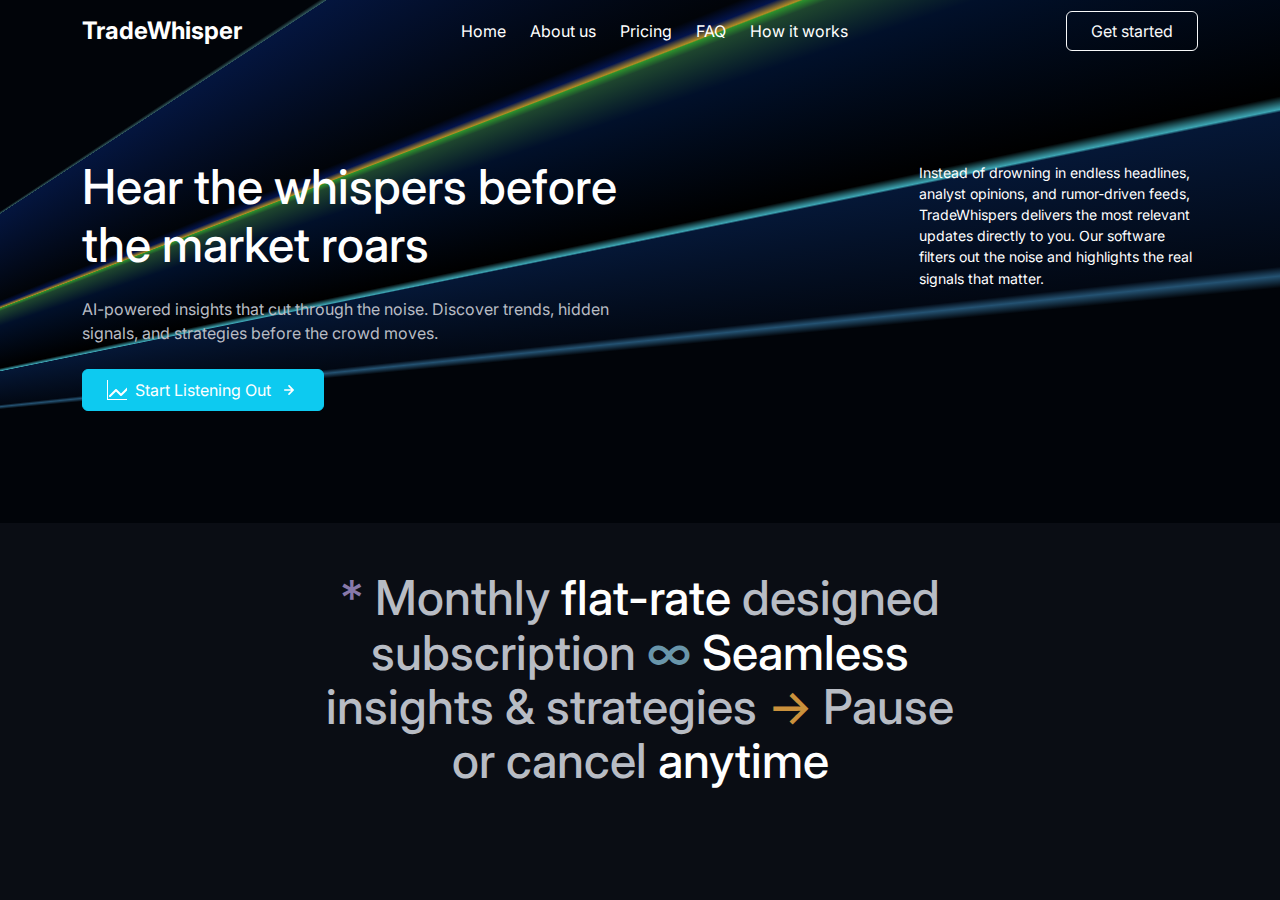
<file: index.html>
<!DOCTYPE html>
<html lang="en" class="h-100 w-100">

<head>
    <meta charset="UTF-8">
    <meta name="viewport" content="width=device-width, initial-scale=1.0">
    <title>TradeWhisper</title>
    <link href="https://fonts.googleapis.com/css2?family=Inter:wght@400;500;600;700&display=swap" rel="stylesheet">
    <link rel="stylesheet" href="https://cdn.jsdelivr.net/npm/bootstrap@5.3.8/dist/css/bootstrap.min.css">
    <link rel="stylesheet" href="style.css">
</head>

<body style="background: var(--clr-background);" class="text-white h-100 w-100">





    <main
        style=" background: url('./assets/images/Hero.svg') no-repeat center center; background-size: cover;"
        class="pb-5 pb-10  w-100">

        <!-- NavBar Component -->
        <nav class="navbar navbar-expand-lg">
            <div class="container">
                <!-- Logo -->
                <a style="font-size: var(--fs-lg);" class="navbar-brand fw-bold text-white" href="#">
                    TradeWhisper
                </a>

                <!-- Mobile Toggle -->
                <button class="navbar-toggler border-0 p-1" type="button" data-bs-toggle="offcanvas"
                    data-bs-target="#offcanvasNavbar" aria-controls="offcanvasNavbar" aria-label="Toggle navigation">
                    <span class="text-white fs-3">☰</span> <!-- custom hamburger -->
                </button>


                <!-- Offcanvas Menu -->
                <div style="background-color: var(--clr-background);" class="offcanvas offcanvas-end" tabindex="-1"
                    id="offcanvasNavbar" aria-labelledby="offcanvasNavbarLabel">
                    <div class="offcanvas-header">
                        <h5 class="offcanvas-title text-white" id="offcanvasNavbarLabel">TradeWhisper</h5>
                        <button type="button" class="btn-close btn-close-white" data-bs-dismiss="offcanvas"
                            aria-label="Close"></button>
                    </div>

                    <div class="offcanvas-body">
                        <ul class="navbar-nav justify-content-center gap-2 flex-grow-1 pe-3">
                            <li class="nav-item"><a class="nav-link hover_nav_link" href="#">Home</a></li>
                            <li class="nav-item"><a class="nav-link hover_nav_link" href="#">About us</a></li>
                            <li class="nav-item"><a class="nav-link hover_nav_link" href="#">Pricing</a></li>
                            <li class="nav-item"><a class="nav-link hover_nav_link" href="#">FAQ</a></li>
                            <li class="nav-item"><a class="nav-link hover_nav_link" href="#">How it works</a></li>
                        </ul>

                        <!-- Button -->
                        <button class="btn btn-outline-light px-4">Get started</button>
                    </div>
                </div>
            </div>
        </nav>
        <!-- NavBar Component Ended Here -->



        <!-- Hero Component starts here -->
        <div class="container d-flex flex-wrap pt-10">
            <!-- Left Column -->
            <div class="col-12 col-lg-6">
                <h1 class="fs-hero mb-3 mb-md-4">
                    Hear the whispers before the market roars
                </h1>

                <p class="mb-3 mb-md-4" style="color: var(--clr-text-secondary);">
                    AI-powered insights that cut through the noise. Discover trends, hidden signals, and strategies
                    before the crowd moves.
                </p>

                <button class="btn btn-info d-flex gap-2 px-4 py-2 text-white">
                    <img src="./assets/icons/analysis.svg" alt="">
                    Start Listening Out
                    <img src="./assets/icons/arrow-right.svg" alt="">
                </button>
            </div>


            <!-- Right Column -->
            <div class="h-100 col-12 col-lg-6 pt-1">
                <p class="w-50 mx-auto mx-lg-0 ms-lg-auto d-none d-md-block" style="font-size: var(--fs-sm);">
                    Instead of drowning in endless headlines, analyst opinions, and rumor-driven feeds, TradeWhispers
                    delivers the most relevant updates directly to you. Our software filters out the noise and
                    highlights the real signals that matter.
                </p>
            </div>
        </div>

        <!-- Hero Component will end here -->

    </main>



    <!-- speciality-section-component starts -->
    <section class="container d-flex flex-column align-items-center pt-5 pb-5">
        <h1 class="text-center heading-lg">
            <span style="color: rgb(136, 121, 170);" class="fs-hero">*</span>
            Monthly <span style="color: var(--clr-text-primary);">flat-rate</span> designed
        </h1>

        <h1 class="text-center heading-lg">
            subscription <span style="color: rgb(105, 149, 170);" class="fs-hero">∞</span>
            <span style="color: var(--clr-text-primary);">Seamless</span>
        </h1>

        <h1 class="text-center heading-lg">
            insights & strategies <span style="color: rgb(202, 145, 60);" class="fs-hero">→</span>
            Pause
        </h1>

        <h1 class="text-center heading-lg">
            or cancel <span style="color: var(--clr-text-primary);">anytime</span>
        </h1>
    </section>

    <!-- speciality-section-component ends -->



    <script src="https://cdn.jsdelivr.net/npm/bootstrap@5.3.8/dist/js/bootstrap.bundle.min.js"></script>
</body>

</html>
</file>
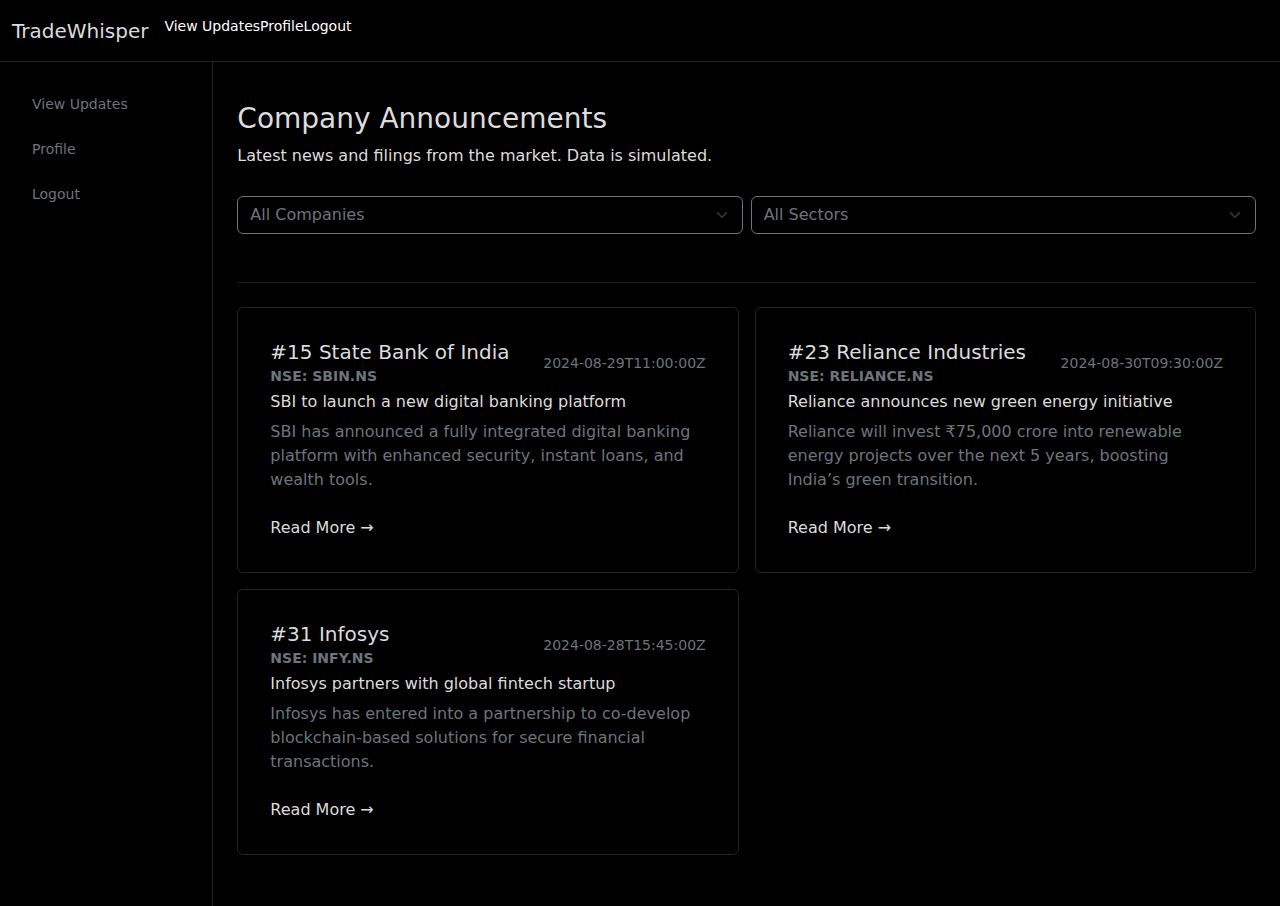
<file: tmp_view_updates.page.html>
<!DOCTYPE html>
<html lang="en">
  <head>
    <meta charset="UTF-8" />
    <meta name="viewport" content="width=device-width, initial-scale=1" />
    <link
      href="https://cdn.jsdelivr.net/npm/bootstrap@5.3.3/dist/css/bootstrap.min.css"
      rel="stylesheet"
    />
    <style>
      * {
        color: gainsboro;
      }
      body {
        font-weight: lighter;
        margin: 0;
      }
      #bg-color {
        background-color: black;
      }
      #container-color {
        background-color: black;
      }
      .content {
        height: calc(100vh - 56px);
        overflow-y: auto;
      }
      .sidebar a {
        color: white;
        text-decoration: none;
        padding: 8px 0;
        font-size: 14px;
        font-weight: 200;
        display: block;
      }
      .sidebar a:hover {
        background-color: #2C2C2C;
        color: white;
      }

      .card:hover {
        border-color: gainsboro !important;
      }
    </style>
  </head>
  <body>
    <!-- Navbar -->
    <nav id="bg-color" class="navbar border-bottom border-dark navbar-expand-lg">
      <div class="container-fluid">
        <span
          class="navbar-brand mb-0"
          style="font-weight: normal; color: gainsboro;"
          >TradeWhisper</span
        >

        <!-- Toggler (mobile only) -->
        <button
          class="navbar-toggler text-secondary border-0"
          type="button"
          data-bs-toggle="offcanvas"
          data-bs-target="#offcanvasSidebar"
          aria-controls="offcanvasSidebar"
        >
          <span class="navbar-toggler-icon"></span>
        </button>

        <!-- Offcanvas Sidebar -->
        <div
          class="offcanvas offcanvas-start text-bg-dark"
          tabindex="-1"
          id="offcanvasSidebar"
        >
          <div class="offcanvas-header border-bottom border-secondary">
            <h5 class="offcanvas-title">Menu</h5>
            <button
              type="button"
              class="btn-close btn-close-white"
              data-bs-dismiss="offcanvas"
              aria-label="Close"
            ></button>
          </div>
          <div class="offcanvas-body sidebar">
            <a href="#" class="mb-2">View Updates</a>
            <a href="#" class="mb-2">Profile</a>
            <a href="#" class="mb-2">Logout</a>
          </div>
        </div>
      </div>
    </nav>

    <div class="container-fluid content">
      <div class="row h-100">
        <!-- Sidebar (lg+) -->
        <div
          id="bg-color"
          class="col-lg-2 d-none d-lg-flex flex-column border-end border-dark py-4 sidebar"
        >
          <a  style="padding-left: 20px;" href="#" class="text-secondary text-decoration-none mb-2"
            >View Updates</a
          >
          <a style="padding-left: 20px;"  href="#" class="text-secondary text-decoration-none mb-2"
            >Profile</a
          >
          <a style="padding-left: 20px;"  href="#" class="text-secondary text-decoration-none mb-2"
            >Logout</a
          >
        </div>

        <!-- Right Content -->
        <div id="bg-color" class="col-lg-10 col-12 text-white p-4">
          <!-- Top Header -->
          <div class="row mt-3">
            <h3>Company Announcements</h3>
            <p>Latest news and filings from the market. Data is simulated.</p>
          </div>

          <!-- Filters -->
          <div class="row g-2 mt-1">
            <div class="col-md-6">
              <select
                id="companyFilter"
                class="form-select bg-black text-secondary border border-secondary fw-light"
              >
                <option value="All">All Companies</option>
                <option value="Reliance">Reliance</option>
                <option value="TCS">TCS</option>
                <option value="HDFC Bank">HDFC Bank</option>
                <option value="Infosys">Infosys</option>
              </select>
            </div>
            <div class="col-md-6">
              <select
                id="sectorFilter"
                class="form-select bg-black text-secondary border border-secondary fw-light"
              >
                <option value="All">All Sectors</option>
                <option value="IT Services">IT Services</option>
                <option value="Banking">Banking</option>
                <option value="Conglomerate">Conglomerate</option>
              </select>
            </div>
          </div>

          <hr class="text-secondary opacity-25 mt-5 mb-4" />

          <!-- Responsive Cards -->
          <div class="row g-3">
            <div class="col-lg-6 col-12">
              <div
                id="container-color"
                class="card text-white border border-dark p-3 h-100"
              >
                <div class="card-body">
                  <div
                    class="d-flex justify-content-between align-items-center mb-1"
                  >
                    <div>
                      <h5 class="mb-0 fw-light">#15 State Bank of India</h5>
                      <small class="text-secondary fw-bold">NSE: SBIN.NS</small>
                    </div>
                    <small class="text-secondary">2024-08-29T11:00:00Z</small>
                  </div>
                  <h6 class="card-title text-light fw-medium lh-sm">
                    <a
                      href="#"
                      style="color: gainsboro;"
                      class="text-decoration-none"
                      >SBI to launch a new digital banking platform</a
                    >
                  </h6>
                  <p class="card-text text-secondary mt-2">
                    SBI has announced a fully integrated digital banking
                    platform with enhanced security, instant loans, and wealth
                    tools.
                  </p>
                  <a
                    href="#"
                    style="color: gainsboro;"
                    class="mt-2 d-inline-block fw-light text-decoration-none"
                    >Read More &rarr;</a
                  >
                </div>
              </div>
            </div>

            <div class="col-lg-6 col-12">
              <div
                id="container-color"
                class="card text-white border border-dark p-3 h-100"
              >
                <div class="card-body">
                  <div
                    class="d-flex justify-content-between align-items-center mb-1"
                  >
                    <div>
                      <h5 class="mb-0 fw-light">#23 Reliance Industries</h5>
                      <small class="text-secondary fw-bold">NSE: RELIANCE.NS</small>
                    </div>
                    <small class="text-secondary">2024-08-30T09:30:00Z</small>
                  </div>
                  <h6 class="card-title text-light fw-medium lh-sm">
                    <a
                      href="#"
                      style="color: gainsboro;"
                      class="text-decoration-none"
                      >Reliance announces new green energy initiative</a
                    >
                  </h6>
                  <p class="card-text text-secondary mt-2">
                    Reliance will invest ₹75,000 crore into renewable energy
                    projects over the next 5 years, boosting India’s green
                    transition.
                  </p>
                  <a
                    href="#"
                    style="color: gainsboro;"
                    class="mt-2 d-inline-block fw-light text-decoration-none"
                    >Read More &rarr;</a
                  >
                </div>
              </div>
            </div>

            <div class="col-lg-6 col-12">
              <div
                id="container-color"
                class="card text-white border border-dark p-3 h-100"
              >
                <div class="card-body">
                  <div
                    class="d-flex justify-content-between align-items-center mb-1"
                  >
                    <div>
                      <h5 class="mb-0 fw-light">#31 Infosys</h5>
                      <small class="text-secondary fw-bold">NSE: INFY.NS</small>
                    </div>
                    <small class="text-secondary">2024-08-28T15:45:00Z</small>
                  </div>
                  <h6 class="card-title text-light fw-medium lh-sm">
                    <a
                      href="#"
                      style="color: gainsboro;"
                      class="text-decoration-none"
                      >Infosys partners with global fintech startup</a
                    >
                  </h6>
                  <p class="card-text text-secondary mt-2">
                    Infosys has entered into a partnership to co-develop
                    blockchain-based solutions for secure financial transactions.
                  </p>
                  <a
                    href="#"
                    style="color: gainsboro;"
                    class="mt-2 d-inline-block fw-light text-decoration-none"
                    >Read More &rarr;</a
                  >
                </div>
              </div>
            </div>
          </div>
          <!-- End Cards -->
        </div>
      </div>
    </div>

    <script src="https://cdn.jsdelivr.net/npm/bootstrap@5.3.3/dist/js/bootstrap.bundle.min.js"></script>
  </body>
</html>
</file>
<file: style.css>
:root {
    /* ======================================== */
    /* COLORS                    */
    /* ======================================== */

    /**
   * @desc Main background color for the page.
   */
    --clr-background: #0A0D14;

    /**
   * @desc Background color for cards and elevated surfaces.
   */
    --clr-surface: #191E2A;

    /**
   * @desc Primary accent color for buttons, links, and highlights.
   */
    --clr-accent: #007BFF;

    /**
   * @desc Primary text color for headings and important text.
   */
    --clr-text-primary: #ffffff;

    /**
   * @desc Secondary text color for paragraphs and less emphasized text.
   */
    --clr-text-secondary: #b8bcc4;

    /**
   * @desc Color for borders and dividers.
   */
    --clr-border: #2D3748;

    --clr-grd: linear-gradient(204deg, rgba(68, 94, 91, 0.18) 3.26%, #131b2b 44.75%);
}

:root {
    /* ======================================== */
    /* FONT SIZES                  */
    /* ======================================== */

    /**
   * @desc Use for the main hero heading (H1).
   */
    --fs-xxl: 3rem;
    /* ~56px */
    
    --fs-xlm: 2.8rem;
    /**
   * @desc Use for section titles (H2).
   */
    --fs-xl: 2.25rem;
    /* ~36px */
    
    /**
   * @desc Use for card titles and subheadings (H3).
   */
    --fs-lg: 1.5rem;
    /* ~24px */

    /**
   * @desc Use for larger body text or prices.
   */
    --fs-md: 1.125rem;
    /* ~18px */

    /**
   * @desc Base font size for body text and paragraphs.
   */
    --fs-base: 1rem;
    /* ~16px */

    /**
   * @desc Use for smaller descriptive text or labels.
   */
    --fs-sm: 0.880rem;
    /* ~14px */
}

body {
    font-family: 'Inter', sans-serif;
}

.hover_nav_link {
    color: var(--clr-text-primary) !important;
    /* default color */
    transition: color 0.3s ease;
}

.hover_nav_link:hover {
    color: var(--clr-text-primary) !important;
    font-weight: 600;
    /* hover color */
}

.pt-10 {
    padding-top: 6rem !important;
    /* your own size */
}

.pt-7 {
    padding-top: 4rem !important;
}

.fs-hero{
    font-size: var(--fs-xxl);
}

.heading-lg {
  font-size: clamp(1.5rem, 4vw, 3rem); /* scales smoothly */
  color: var(--clr-text-secondary);
  line-height: 0.8;  /* default line height */
  margin: 0.5rem 0;
}

.pb-10 {
    padding-bottom: 7rem !important;
    /* your own size */
}

#rotatingText {
    animation: rotation 10s infinite linear;
}



@keyframes rotation {
    from {
        transform: rotate(0deg);
    }
    to {
        transform: rotate(360deg);
    }
}

@media (max-width: 992px) {
    .fs-hero{
        font-size: 2.5rem;
    }

    .pt-10 {
        padding-top: 2rem !important;
        /* your own size */
    }

    .pb-10 {
        padding-bottom: 3rem !important;
        /* your own size */
    }

    .w-md-fit{
        width: fit-content !important;
    }

    .hidden{
        display: none !important;
    }
}
</file>
